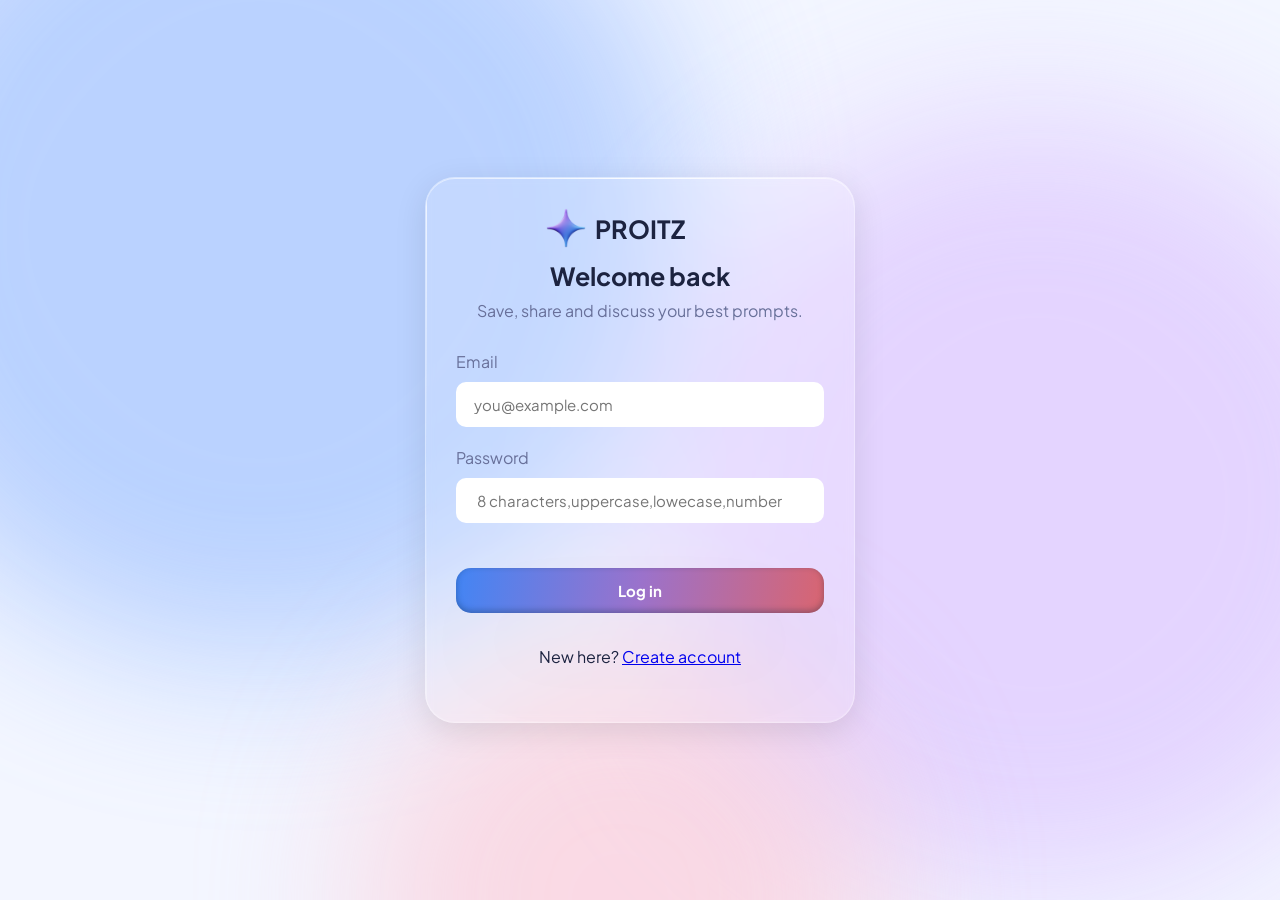
<file: HTML/index.html>
<!DOCTYPE html>
<html lang="en">
<head>
    <meta charset="UTF-8">
    <meta name="viewport" content="width=device-width, initial-scale=1.0">
    <title>Proitz-web</title>
    <link rel="stylesheet" href="../CSS/style.css">
    <script src="../JS/app.js" defer></script>
    <link href="https://fonts.googleapis.com/css2?family=Plus+Jakarta+Sans:ital,wght@0,200..800;1,200..800&display=swap" rel="stylesheet">
     <link rel="icon" href="../images/google-gemini-icon.png">
</head>
    <body>
        <!-- this is for background color -->
        <div class="backColor c1"></div>
        <div class="backColor c2"></div>     
        <div class="backColor c3"></div>     
        <main class="login-parent">
            <div class="login-card glass-effect">
                <img src="../images/google-gemini-icon.png" alt="">
                <h1>PROITZ</h1>
                <p id="greet">Welcome back</p>
                <p id="description">Save, share and discuss your best prompts.</p>
                <form id="login-details">
                    <label for="name" class="hidden name-label">Name</label >
                    <input type="text" id="Name" placeholder="Your Name" class="hidden">
                    <label for="email">Email</label>
                    <input type="email" id="email" placeholder="you@example.com" required>
                    <label for="password" id="pass">Password</label>  
                    <input type="password" id="password" placeholder=" 8 characters,uppercase,lowecase,number" required>
                    <button type="submit" id="submit-btn">Log in</button>
                    <p id="error"></p>
                </form>
                <!-- content change while user wants to login account -->
                <p class="changing-content">
                    <span id="changing-text">New here?</span>
                    <a href="#" id="account-create">Create account</a>
                </p>
                
            </div>
        </main>
    </body>
</html>
</file>
<file: CSS/style.css>
*{
    margin: 0;
    box-sizing: border-box;
    padding: 0;
    font-family: "Plus Jakarta Sans", sans-serif;
}

body{
    background-color:#f3f6ff;
    color: #1c2340;
    height: 100vh;
}
.hidden{
    display: none;
}

.backColor{
  position: fixed;
  border-radius: 50%;
  filter: blur(80px);
  opacity: 0.55;
  z-index: -1;
  animation: float 18s ease-in-out infinite;
}

.c1{
  width: 860px;
  height: 860px;
  left: -170px;
  top: -200px;
  background: #8ab4ff;
}

.c2{
  width: 775px;
  height: 775px;
  right: -145px;
  top: 115px;
  background: #d7b8ff;
  animation-delay: -6s;
}

.c3{
  width: 520px;
  height: 520px;
  left: 360px;
  bottom: -260px;
  background: #ffc2cf;
  animation-delay: -11s;
}


.glass-effect{
  background: rgba(255, 255, 255, 0.15);
  backdrop-filter: blur(5px);
  -webkit-backdrop-filter: blur(5px);
  border-radius: 20px;
  border: 1px solid rgba(255, 255, 255, 0.3);
  box-shadow: 
    0 8px 32px rgba(0, 0, 0, 0.1),
    inset 0 1px 0 rgba(255, 255, 255, 0.5),
    inset 0 -1px 0 rgba(255, 255, 255, 0.1);
  position: relative;
  overflow: hidden;
}

.glass-effect::before {
  content: '';
  position: absolute;
  top: 0;
  left: 0;
  right: 0;
  height: 1px;
  background: linear-gradient(
    90deg,
    transparent,
    rgba(255, 255, 255, 0.8),
    transparent
  );
}

.glass-effect::after {
  content: '';
  position: absolute;
  top: 0;
  left: 0;
  width: 1px;
  height: 100%;
  background: linear-gradient(
    180deg,
    rgba(255, 255, 255, 0.8),
    transparent,
    rgba(255, 255, 255, 0.3)
  );
}
















.login-parent{
    min-height: 100vh;
    display: flex;
    align-items: center;
    justify-content: center;
    padding: 20px;
}

.login-card{
    max-width: 430px;
    width: 100%;
    padding: 35px 30px;
    border-radius: 30px;
    text-align: center;
}
.login-card h1{
    font-size: 25px;
}
.login-card>img{
    height: 40px;
    width: 40px;
    position: absolute;
    left: 120px;
    top: 30px;
    animation: spin 10s linear infinite;
}
#greet{
    font-weight: bold;
    font-size:25px;
    margin-top: 15px;
    margin-bottom: 5px;
}
#description{
    color: #68709a;
    margin: 8px 0 22px;
    margin-bottom: 30px;
}
#login-details{
    text-align: left;
}

#login-details>input{
    width: 100%;
    height: 45px;
    border-radius: 10px;
    outline: none;
    border: none;
    padding: 5%;
    font-size: 15px;
    margin-top: 10px;
    margin-bottom: 20px;
}
#login-details>label{
    color:#68709a;
}

#login-details>button{
    width: 100%;
    margin-top: 25px;
    height: 45px;
    font-size: 15px;
    border-radius: 15px;
    border: none;
    outline: none;
    color: white;
    cursor: pointer;
    font-weight: 700;
    background: linear-gradient(100deg, #4285f4, #9b72cb, #d96570);
    transition: all 0.1s ease-in-out; 
    margin-bottom: 18px;
    box-shadow: rgba(50, 50, 93, 0.25) 0px 50px 100px -20px, rgba(0, 0, 0, 0.3) 0px 30px 60px -30px, rgba(10, 37, 64, 0.35) 0px -2px 6px 0px inset;
}
#login-details>button:hover{
    scale:1.05;
}
.changing-content{
    margin-top: 15px;
    margin-bottom: 20px;
}
#login-details>input:focus{
    border:1px solid #9b72cb;
    box-shadow: 0 0 0 4px rgba(155, 114, 203, 0.10);
}

#error{
    color: red;
}














/* animations */

@keyframes spin {
  from {
    transform: rotate(0deg);
  }
  to {
    transform: rotate(360deg);
  }
}
@keyframes float{
  to{ transform: translate(100px, 70px) scale(1.18); }
}
</file>
